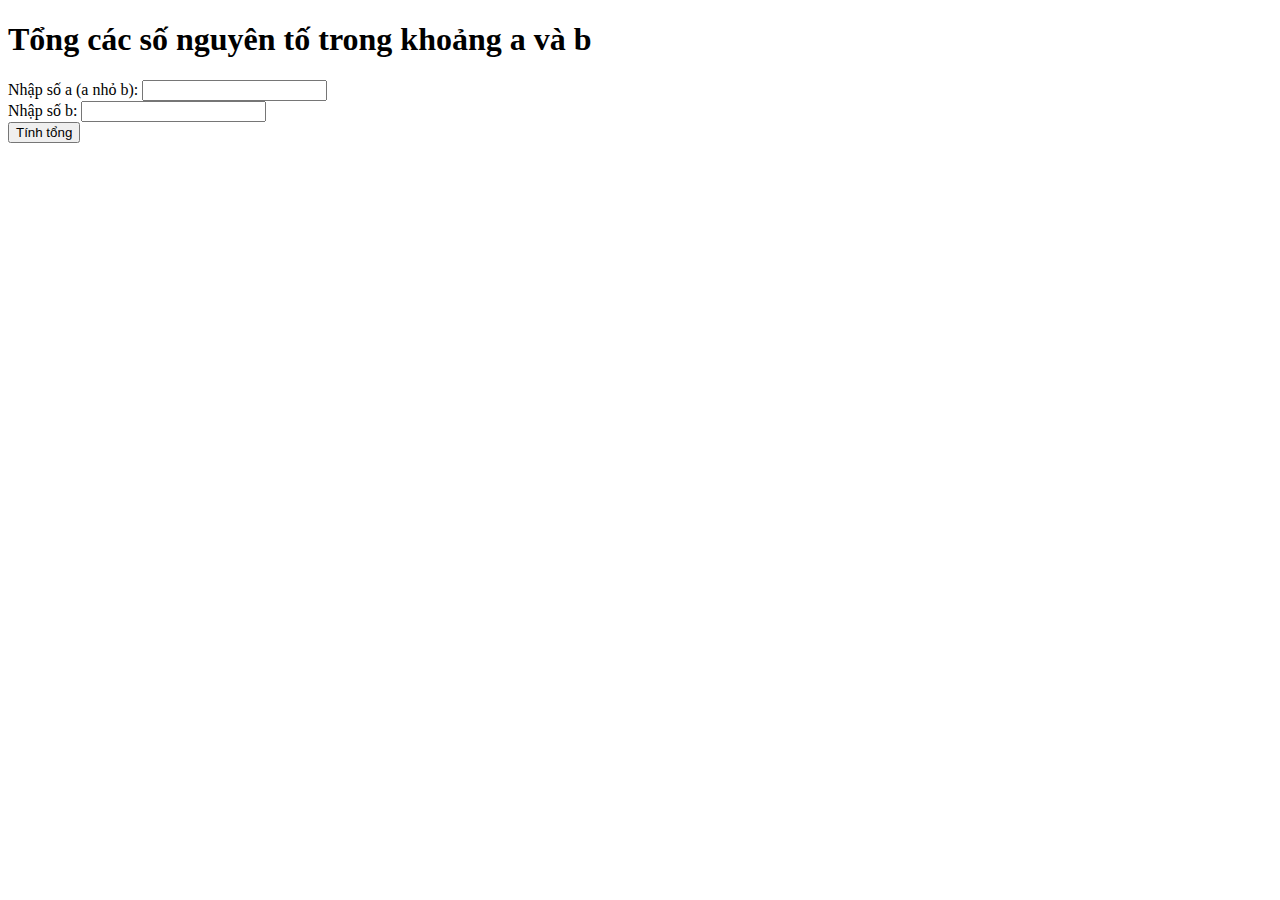
<file: BÀI 1/index.html>
<!DOCTYPE html>
<html>
  <head>
    <title>Tổng các số nguyên tố trong khoảng a và b</title>
  </head>
  <body>
   
      <h1>Tổng các số nguyên tố trong khoảng a và b</h1>
      <label for="inputA">Nhập số a (a nhỏ b):</label>
      <input type="number" id="inputA" />
      <br />
      <label for="inputB">Nhập số b:</label>
      <input type="number" id="inputB" />
      <br />
      <button onclick="calculatePrimeSum()">Tính tổng</button>
      <p id="result"></p>
      <p id="result1"></p>


    <script>
      function isPrime(n) {
        if (n <= 1) return false;
        if (n <= 3) return true;
        if (n % 2 === 0 || n % 3 === 0) return false;
        for (let i = 5; i * i <= n; i += 6) {
          if (n % i === 0 || n % (i + 2) === 0) {
            return false;
          }
        }
        return true;
      }

      function calculatePrimeSum() {
        let a = parseInt(document.getElementById("inputA").value);
        let  b = parseInt(document.getElementById("inputB").value);
        let  sum = 0;
        let kq = [];
        if (a >= b) {
          alert("Vui lòng nhập a < b.");
          return;
        }

        for (let i = a; i <= b; i++) {
          if (isPrime(i)) {
            sum += i;
            kq.push(i);
          }
        }
        document.getElementById("result1").textContent =
          "Dãy số nguyên tố từ " + a + " đến " + b + "là:  " + kq;
        document.getElementById("result").textContent =
          "Tổng các số nguyên tố " + a + " đến " + b + " là :" + sum;
      }
    </script>
  </body>
</html>
</file>
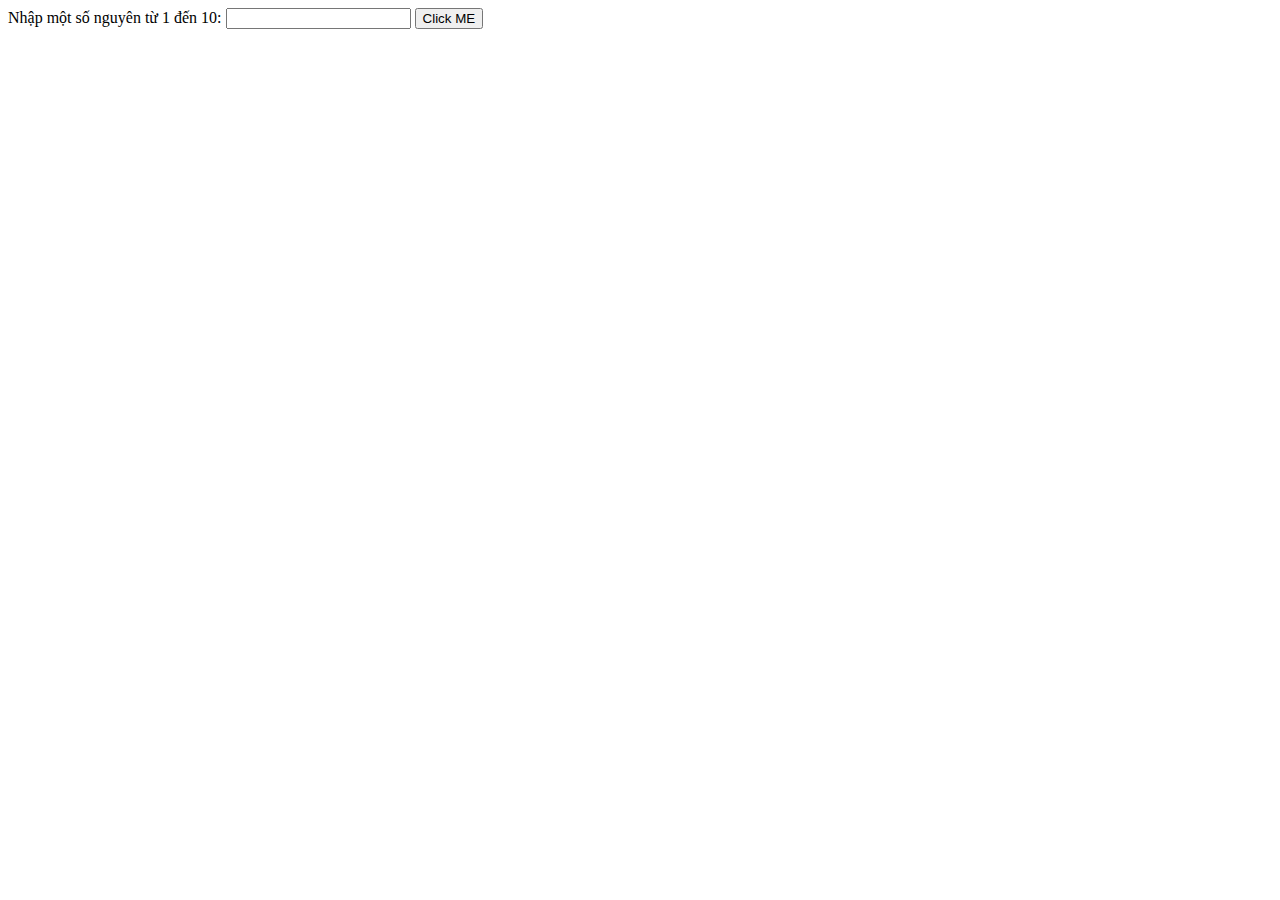
<file: Bài 2/index.html>
<!DOCTYPE html>
<html>
<head>
    <title>Hình tam giác</title>
</head>
<body>
    <label for="numberInput">Nhập một số nguyên từ 1 đến 10:</label>
    <input type="number" id="numberInput">
    <button onclick="numberOneTriangle()">Click ME</button>
    <div id="result"></div>

    <script>
        function numberOneTriangle() {
            const n = parseInt(document.getElementById("numberInput").value);

            if (n < 1 || n > 10 ) {
                document.getElementById("result").innerText = "Số bạn nhập không nằm trong khoảng từ 1 đến 10.";
                return;
            }

            let tamgiac = '';
            for (let i = 1; i <= n; i++) {
                let ngang= '';
                for (let j = 1; j <= i; j++) {
                    ngang= '* ' + ngang;
                }
                tamgiac = tamgiac + ngang + '<br>';
            }

            document.getElementById("result").innerHTML = tamgiac;
        }
    </script>
</body>
</html>
</file>
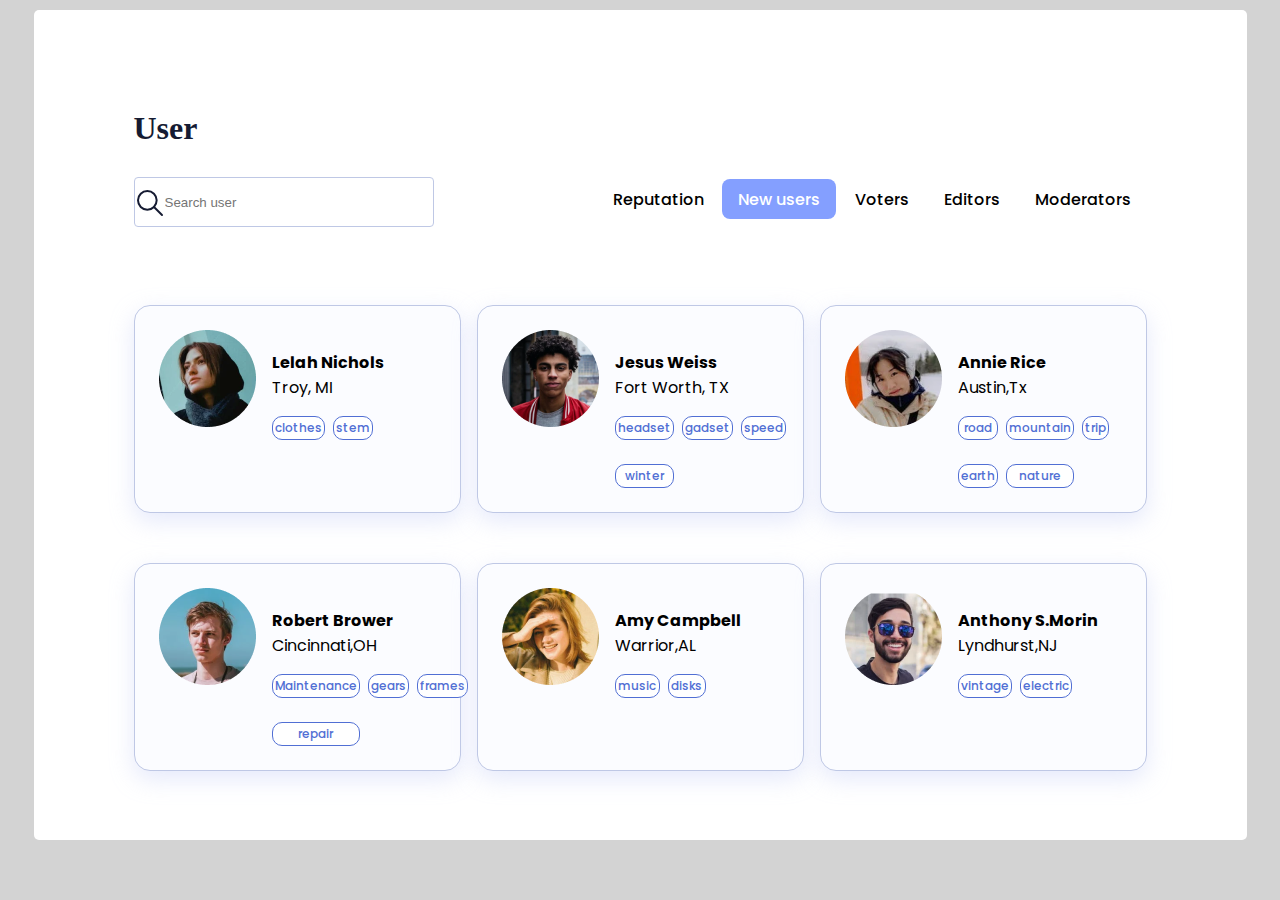
<file: BÀi 3/index.html>
<!DOCTYPE html>
<html lang="en">

    <head>
        <meta charset="UTF-8" />
        <meta name="viewport" content="width=device-width, initial-scale=1.0" />
        <title>Bài 3</title>
        <link rel="stylesheet" href="styles.css" />
        <link rel="preconnect" href="https://fonts.googleapis.com">
<link rel="preconnect" href="https://fonts.gstatic.com" crossorigin>
<link href="https://fonts.googleapis.com/css2?family=Poppins:ital,wght@0,200;0,300;0,400;0,600;1,400;1,500&display=swap" rel="stylesheet">
    </head>

    <body>
        <main>
              <section>
            <div class="information-user">
                <h3>User</h3>
                <nav>
                    <div class="navigation">
                        <div class="box_tasbar-input">
                            <div class="input-items1 "><svg xmlns="http://www.w3.org/2000/svg" width="32" height="32"
                                    viewBox="0 0 32 32" fill="none" class="find">
                                    <g clip-path="url(#clip0_2_6)">
                                        <path
                                            d="M13.3333 22.6667C18.488 22.6667 22.6667 18.488 22.6667 13.3333C22.6667 8.17868 18.488 4 13.3333 4C8.17868 4 4 8.17868 4 13.3333C4 18.488 8.17868 22.6667 13.3333 22.6667Z"
                                            stroke="#151B32" stroke-width="2" stroke-linecap="round"
                                            stroke-linejoin="round" />
                                        <path d="M28 28L20 20" stroke="#151B32" stroke-width="2" stroke-linecap="round"
                                            stroke-linejoin="round" />
                                    </g>
                                    <defs>
                                        <clipPath id="clip0_2_6">
                                            <rect width="32" height="32" fill="white" />
                                        </clipPath>
                                    </defs>
                                </svg></div>
                            <div class="input-items">
                                <input type="text" placeholder="Search user" />
                            </div>

                        </div>
                        <div class="box_tasbar-li">
                            <div class="box_li">Reputation</div>
                            <div class="box_li newUser">New users</div>
                            <div class="box_li">Voters</div>
                            <div class="box_li">Editors</div>
                            <div class="box_li">Moderators</div>
                          
                            </ul>
                        </div>
                    </div>
                </nav>
                <div class="form_user-gird">
                    <!-- 1 -->
                    <div class="user-card"> 
                        <div class="user-card-box">
                            <img src="/img/Ellipse 1 (7).png" alt="">
                        </div>
                        <div class="user-card-gird">
                            <h4>Lelah Nichols</h4>
                            <span>Troy, MI</span>
                            <div class="box_button">
                            <button>clothes</button>
                            <button>stem</button>
                            </div>
                            
                        </div>
                        <!-- 2 -->
                   
                    </div>     <div class="user-card">
                            <div class="user-card-box">
                                <img src="/img/Ellipse 1 (2).png" alt="">



                            </div>
                            <div class="user-card-gird">
                                <h4>Jesus Weiss</h4>
                                <span>Fort Worth, TX</span>
                                <div class="box_button">
                                        <button><span>headset</span></button><button>gadset</button><button>speed</button><button>winter</button>
                          
                                </div>
                              </div>
                        </div>
                        <!-- 3 -->
                        <div class="user-card">
                            <div class="user-card-box">
                                <img src="/img/Ellipse 1 (3).png" alt="">
                            </div>

                            <div class="user-card-gird">
                                <h4>Annie Rice</h4>
                                <span>Austin,Tx</span>
                              
                                    <div class="box_button"> <button>road</button>  <button>mountain</button><button>trip</button><button>earth</button><button>nature</button>
                           </div>
                              </div>
                        </div>
                        <!--  -->

                    <div class="user-card">
                        <div class="user-card-box">
                            <img src="/img/Ellipse 1 (4).png" alt="">
                        </div>
                        <div class="user-card-gird">
                            <h4>
                                Robert Brower
                            </h4>
                            <span>Cincinnati,OH</span>
                            <div class="box_button">
                                   <button>Maintenance</button><button>gears</button><button>frames</button><button>repair</button>
                       
                            </div>
                          </div>
                    </div>
                    <div class="user-card">
                        <div class="user-card-box">
                            <img src="/img/Ellipse 1 (5).png" alt="">
                        </div>
                        <div class="user-card-gird">
                            <h4>Amy Campbell </h4>
                            <span>Warrior,AL</span>
                            <div class="box_button">
                                   <button>music</button><button>disks</button>
                         
                            </div>
                        </div>
                    </div>
                    <div class="user-card">
                        <div class="user-card-box">
                            <img src="/img/Ellipse 1 (6).png" alt="">
                        </div>
                        <div class="user-card-gird">
                            <h4>Anthony S.Morin</h4>
                            <span>Lyndhurst,NJ</span>
                            <div class="box_button">    <button>vintage</button><button>electric</button>
                       </div>
                         </div>
                    
                    </div>
                
                </div>

            </div>



          </section>
        </main>
    </body>

</html>
</file>
<file: BÀi 3/styles.css>
* {
  margin: 0;
  padding: 0;
  box-sizing: border-box;
}
body {
    background-color: lightgray;
}
h3 {
  color: var(--151-b-32, #151b32);
  font-family: Merriweather;
  font-size: 32px;
  font-style: normal;
  font-weight: 900;
  line-height: normal;
  margin-bottom: 24px;
}
.information-user {
  max-width: 1213px;
  height: 830px;
  background-color: white;
  padding: 100px;
  margin: 10px auto;
  border-radius: 5px;
  font-family: Poppins;
}
.navigation {
  display: flex;
  width: 100%;
  background-color: white;
  height: 64px;
  justify-content: space-between;
}
.box_tasbar-input {
  width: 327px;
    padding-top: 16px;
}
.box_li.newUser {
  background-color: #849fff;
  border-radius: 8px;
  height: 40px;
  color: white;
  transform: translate(0, 8px);
  display: flex;
  align-items: center;
  justify-content: center;
}
.box_tasbar-li {
  display: flex;
  justify-content: space-between;
  width: 550px;
  background-color: white;

  font-family: Poppins;
  font-size: 16px;
  font-style: normal;
  font-weight: 500;
  line-height: normal;
}
.box_li {
  background-color: white;
  height: 60px;
  padding: 16px;
}
ul {
  list-style: none;
}
input[type="text"] {
  width: 300px;
  height: 50px;
 transform: translate(0,-10px);
  border-radius: 4px;
  border: 1px solid var(--bfc-8-e-6, #bfc8e5);
  position: relative;
  padding-left: 30px;
}
.input-items1 {
  position: absolute;
  z-index: 1;
}
.find {
  width: 32px;
  height: 32px;
  flex-shrink: 0;
  transform: translate();
}
.box_tasbar {
}
.form_user-gird {
  background-color: white;
  display: grid;
  grid-template-columns: auto auto auto;
  gap: 16px;
  height: 500px;
  margin-top: 70px;
}
.user-card {
  display: flex;
  width: 327px;
  height: 208px;
  background-color: #849fff;
  padding: 24px;
  border-radius: 16px;
  border: 1px solid #bfc8e5;
  background: #fbfcff;
  box-shadow: 0px 8px 23px 0px rgba(218, 224, 249, 0.7);
}
.user-card-gird {
  display: flex;
  flex-direction: column;
  margin-left: 16px;
  margin-top: 20px;
  width: 152px;
  height: 132px;
}
button {
  color: #516fd4;

  font-family: Poppins;
  font-size: 12px;
  font-style: normal;
  font-weight: 500;
  line-height: normal;
  background-color: white;
  border: 1px solid #516fd4;
  border-radius: 10px;
  margin-top: 16px;
  padding: 2px;
}
.box_button {
  display: grid;
  grid-template-columns: auto auto auto;
  gap: 8px;
  width: 100px;
}
</file>
